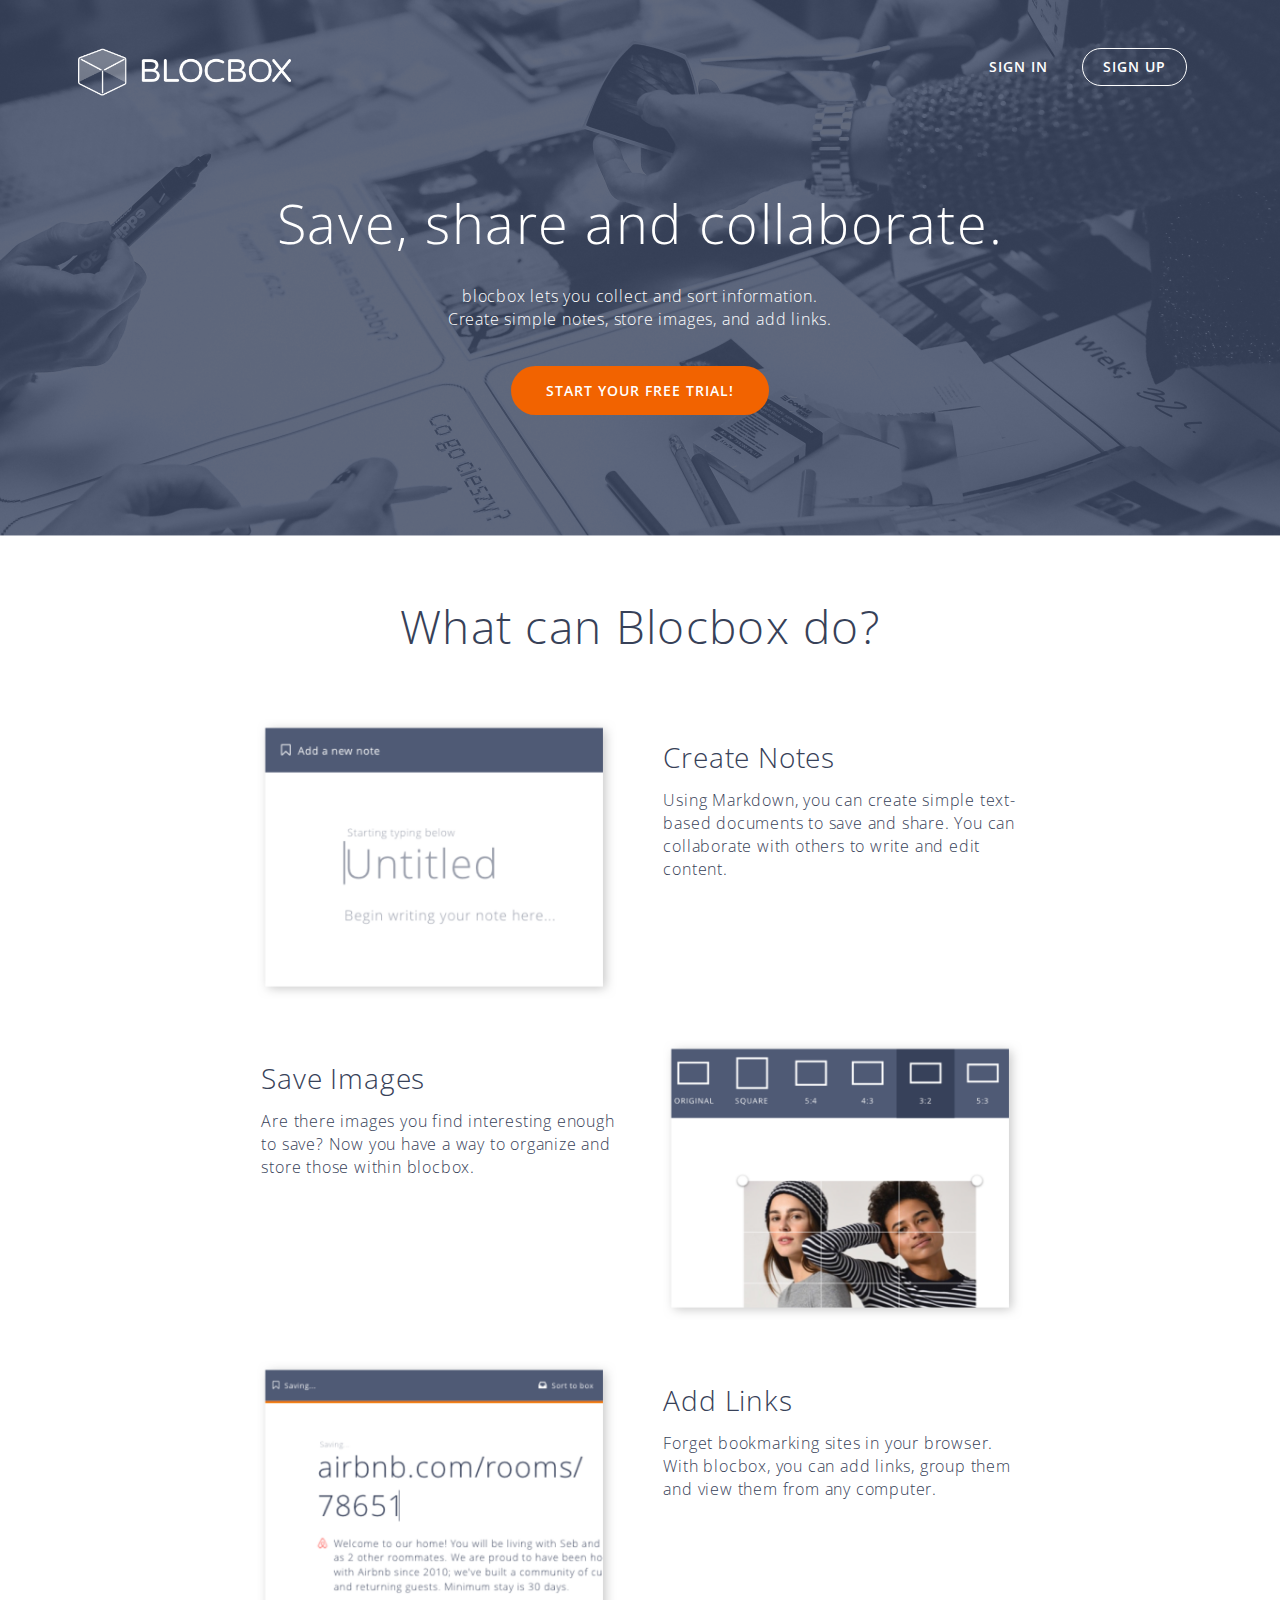
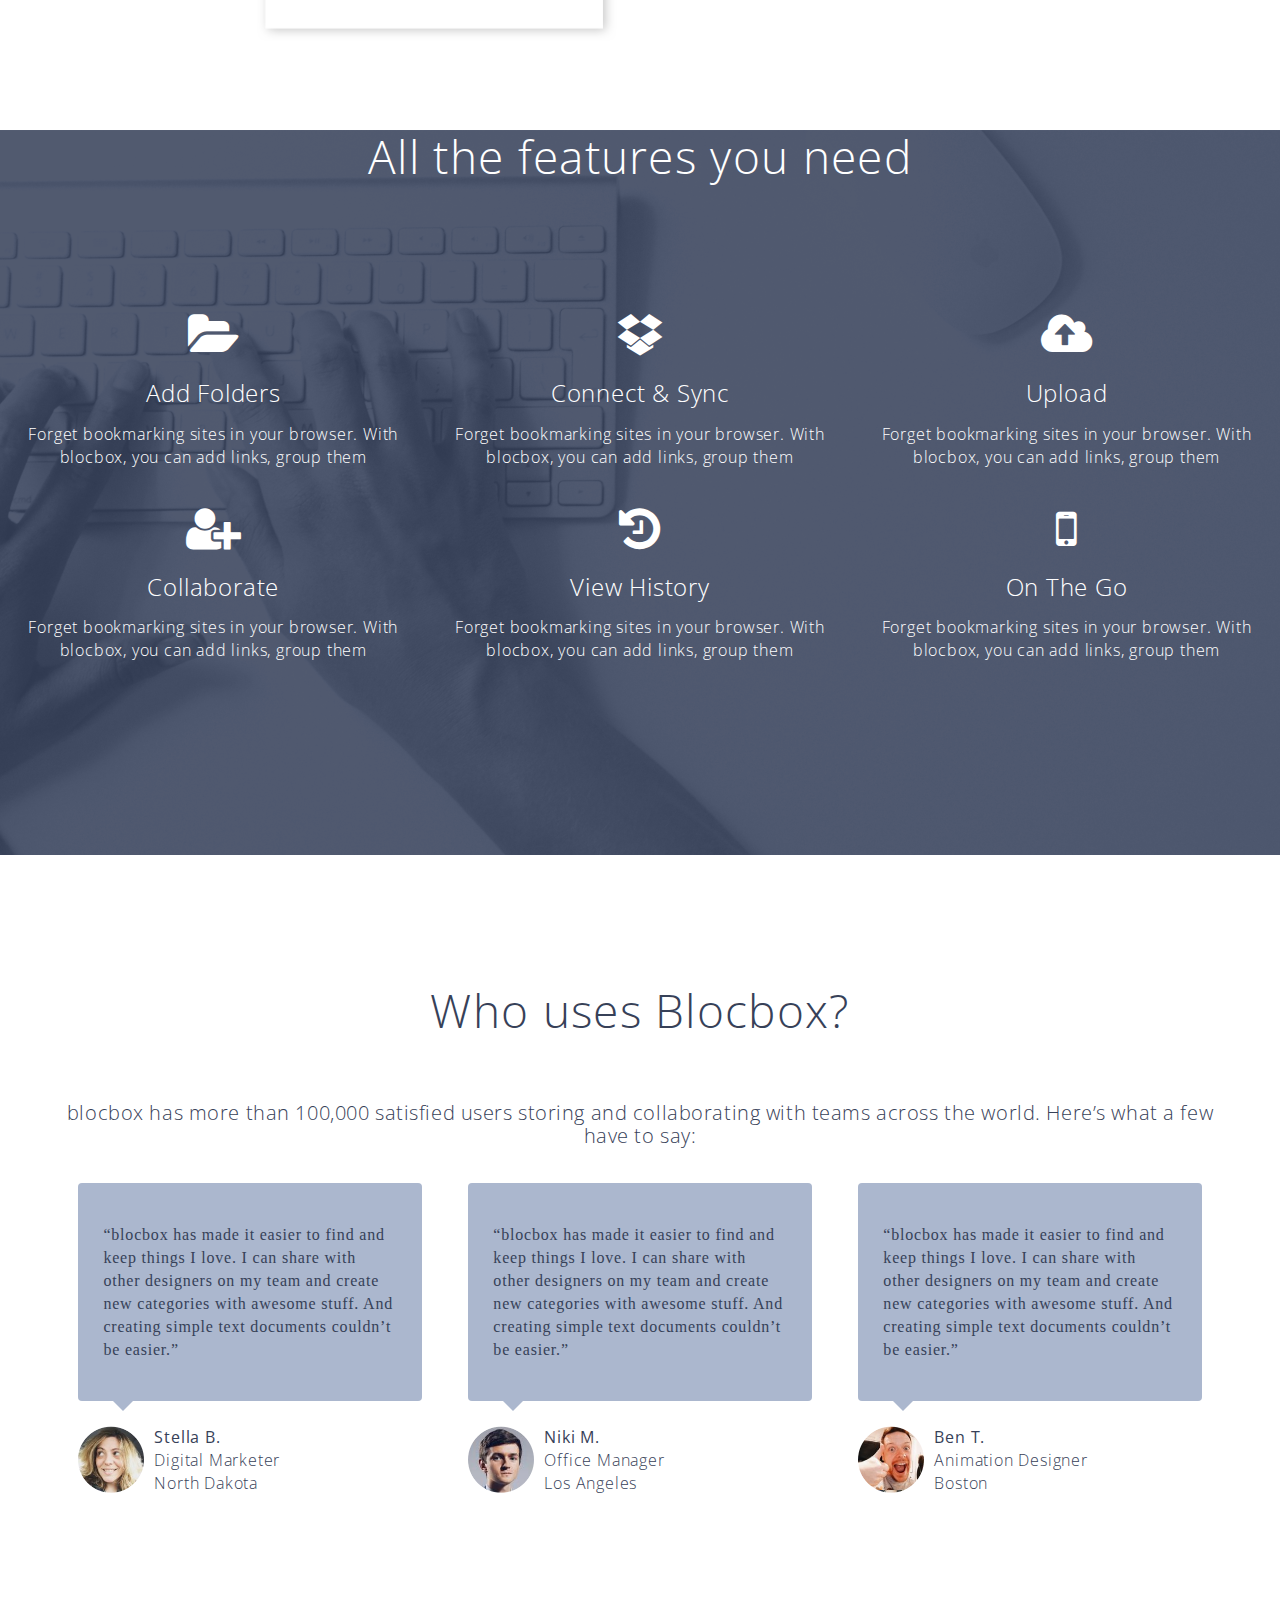
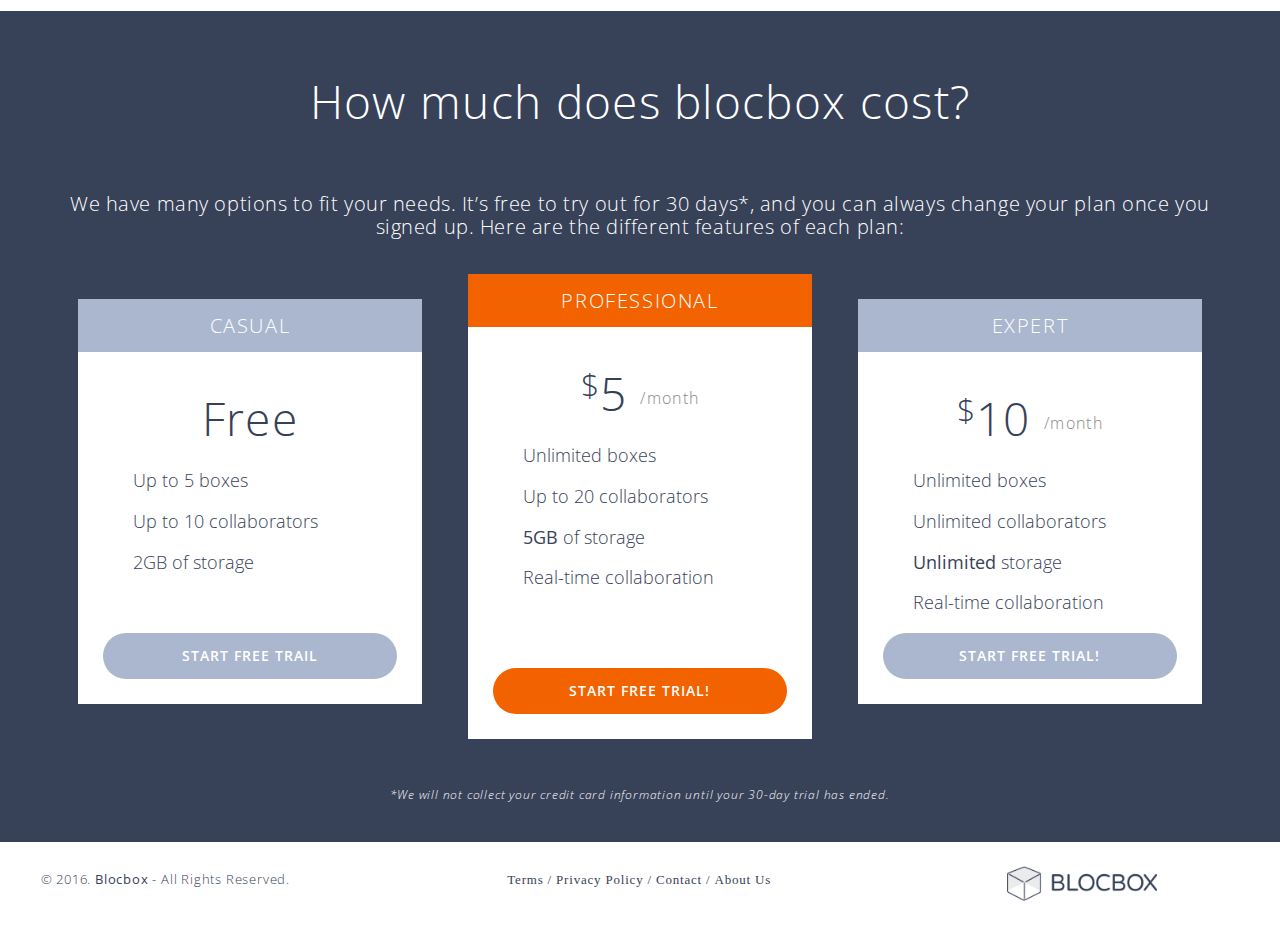
<file: index.html>
<html lang="en-us">
 <head>
   <meta http-equiv="X-UA-Compatible" content="IE=Edge">
   <meta name="viewport" content="width=device-width, initial-scale=1">
   <meta charset="UTF-8">
   <title>Save, share and collaborate | Blocbox</title>

	<!-- Google Fonts -->
	<link href="https://fonts.googleapis.com/css?family=Open+Sans:300,400,600,700" rel="stylesheet">
</head>

	<!-- CSS -->
	<link rel="stylesheet" href="css/normalize.css">
	<link rel="stylesheet" href="css/style.css">
 	<link rel="stylesheet"  href="css/font-awesome.css">
 	<link rel="stylesheet"  href="css/animate.css">

 <body>

 	<!-- Hero Section -->
	<header>
	   <nav class="container">
	     <div class="one-half">
	       <a href="index.html" class="site-logo"><img src="images/logo.png" alt="Blocbox" width="213px"/></a>
	     </div>
	     <div class="one-half">
	       <ul>
	         <li><a href="signin.html">Sign In</a></li>
	         <li class="btn-outline"><a href="signup.html">Sign Up</a></li>
	       </ul>
	     </div>
	   </nav>
	   <div class="container hero">
	     <h1 class="animated fadeIn">Save, share and collaborate.</h1>
	     <p>blocbox lets you collect and sort information.<br/>Create simple notes, store images, and add links.</p>
	     <a href="signup.html" class="btn">Start Your Free Trial!</a>
		</div>
	</header>

	 	

	<!-- Main Section -->  	   
	<main role="main">
		<!-- Benefit Section -->
		<section class="benefits">
			<h1>What can Blocbox do?</h1>
			<ul class="container">
				<li class="one-half" style="text-align: right;">
					<img src="images/create notes.png" width="360px">
				</li>
				<li class="one-half">
					<h2>Create Notes</h2>
					<p style="width: 360px;">Using Markdown, you can create simple text­based documents to save and share. You can collaborate with others to write and edit content.</p>
				</li>
			</ul>		
			<ul class="container">
				<li class="one-half">
					<div style="width: 360px; padding-left: 183px;">
						<h2>Save Images</h2>
						<p style="width: 360px;">Are there images you find interesting enough to save? Now you have a way to organize and store those within blocbox.</p>
					</div>
				</li>
				<li class="one-half">
					<img src="images/save images.png" width="360px">
				</li>
			</ul>					
			<ul class="container">
				<li class="one-half" style="text-align: right;">
					<img src="images/add links.png" width="360px">
				</li>
				<li class="one-half">
					<h2>Add Links</h2>
					<p style="width: 360px;">Forget bookmarking sites in your browser. With blocbox, you can add links, group them and view them from any computer.</p>
				</li>
			</ul>
		</section>
	    <!-- Features Section -->
  	   	<section class="features">
  	   		<h1>All the features you need</h1>
  	   		<ul class="features-list">
  	   			<li class="one-third">
  	   				<i class="fa fa-folder-open"></i>
  	   				<h2>Add Folders</h2>
  	   				<p>Forget bookmarking sites in your browser. With blocbox, you can add links, group them</p>
  	   			</li>
  	   			<li class="one-third">
  	   				<i class="fa fa-dropbox"></i>
  	   				<h2>Connect & Sync</h2>
  	   				<p>Forget bookmarking sites in your browser. With blocbox, you can add links, group them</p>
  	   			</li>
  	   			<li class="one-third">
  	   				<i class="fa fa-cloud-upload"></i>
  	   				<h2>Upload</h2>
  	   				<p>Forget bookmarking sites in your browser. With blocbox, you can add links, group them</p>
  	   			</li>
  	   			<li class="one-third">
  	   				<i class="fa fa-user-plus"></i>
  	   				<h2>Collaborate</h2>
  	   				<p>Forget bookmarking sites in your browser. With blocbox, you can add links, group them</p>
  	   			</li>
  	   			<li class="one-third">
  	   				<i class="fa fa-history"></i>
  	   				<h2>View History</h2>
  	   				<p>Forget bookmarking sites in your browser. With blocbox, you can add links, group them</p>
  	   			</li>	  	   				  	   		<li class="one-third">
  	   				<i class="fa fa-mobile-phone"></i>
  	   				<h2>On The Go</h2>
  	   				<p>Forget bookmarking sites in your browser. With blocbox, you can add links, group them</p>
  	   			</li>  	   			
  	   		</ul>
  	   	</section>	
  	   	<!-- Testimonials Section -->
  	   	<section class="testimonials">
  	   		<div class="container">
  	   			<h1>Who uses Blocbox?</h1>
  	   			<h3>blocbox has more than 100,000 satisfied users storing and collaborating with teams across the world. Here’s what a few have to say:</h3>
  	   		</div>
  	   		<ul class="container">
  	   			<li class="one-third">
  	   				<blockquote>
  	   					“blocbox has made it easier to find and keep things I love. I can share with other designers on my team and create new categories with awesome stuff. And creating simple text documents couldn’t be easier.”
  	   				</blockquote>
  	   				<img src="images/testimonial1.png" alt="avatar" width="66px">
  	   				<p class="name"><strong>Stella B.</strong><br>Digital Marketer<br>North Dakota</p>
  	   			</li>
  	   			<li class="one-third">
  	   				<blockquote>
  	   					“blocbox has made it easier to find and keep things I love. I can share with other designers on my team and create new categories with awesome stuff. And creating simple text documents couldn’t be easier.”
  	   				</blockquote>
  	   				<img src="images/testimonial2.png" alt="avatar" width="66px">
  	   				<p class="name"><strong>Niki M.</strong><br>Office Manager<br>Los Angeles</p>
  	   			</li>
  	   			<li class="one-third">
  	   				<blockquote>
  	   					“blocbox has made it easier to find and keep things I love. I can share with other designers on my team and create new categories with awesome stuff. And creating simple text documents couldn’t be easier.”
  	   				</blockquote>
  	   				<img src="images/testimonial3.png" alt="avatar" width="66px">
  	   				<p class="name"><strong>Ben T.</strong><br>Animation Designer<br>Boston</p>
  	   			</li>
  	   		</ul>  	   		
  	   	</section>
  	   	<!-- Pricing Section -->
  	   	<section class="pricing">
  	   		<div class="container">
  	   			<h1>How much does blocbox cost?</h1>
  	   			<h3>We have many options to fit your needs. It’s free to try out for 30 days*, and you can always change your plan once you signed up. Here are the different features of each plan:</h3>
  	   		</div>
  	   		<ul class="container">
  	   			<li class="one-third">
  	   				<div class="box">
  	   					<h3>Casual</h3>
  	   					<h4>Free</h4>
  	   					<ul>
  	   						<li>Up to 5 boxes</li>
							<li>Up to 10 collaborators</li>
							<li>2GB of storage</li>
  	   					</ul>
  	   					<a href="signup.html" class="btn">Start Free Trail</a>
  	   				</div>
  	   			</li>
			    <li class="one-third">
			      <div class="box middle">
			        <h3>Professional</h3>
			        <h4><span>$</span>5 <span class="month">/month</span></h4>
			        <ul>
			          <li>Unlimited boxes</li>
			          <li>Up to 20 collaborators</li>
			          <li><strong>5GB</strong> of storage</li>
			          <li>Real-time collaboration</li>
			        </ul>
			        <a href="signup.html" class="btn">Start Free Trial!</a>
			      </div>
			    </li>
			    <li class="one-third">
			      <div class="box">
			        <h3>Expert</h3>
			        <h4><span>$</span>10 <span class="month">/month</span></h4>
			        <ul>
			          <li>Unlimited boxes</li>
			          <li>Unlimited collaborators</li>
			          <li><strong>Unlimited</strong> storage</li>
			          <li>Real-time collaboration</li>
			        </ul>
			        <a href="signup.html" class="btn">Start Free Trial!</a>
			      </div>
			    </li>	  	   			
  	   		</ul>
  	   		<div class="container">
			   <p class="small">*We will not collect your credit card information until your 30-day trial has ended.</p>
			</div>
  	   	</section>
	</main>	
	

	<!-- Footer -->
	 <footer>
	   <div class="container footer-nav-block">
	       <div class="left-footer-block one-third">
	         <p class="copyright-block">&copy; 2016. <strong>Blocbox</strong> - All Rights Reserved.</p>
	       </div>
	       <nav class="link-block middle-footer-block one-third">
	         <ul>
	           <li><a href="">Terms</a></li> /
	           <li><a href="">Privacy Policy</a></li> /
	           <li><a href="">Contact</a></li> /
	           <li><a href="">About Us</a></li>
	         </ul>
	       </nav>
	       <div class="right-footer-block one-third">
	         <img class="logo" src="images/logo-on-white.png" alt="Blocbox" width="190px"/>
	       </div>
	   </div>
	 </footer>

 </body>
 </html>
</file>
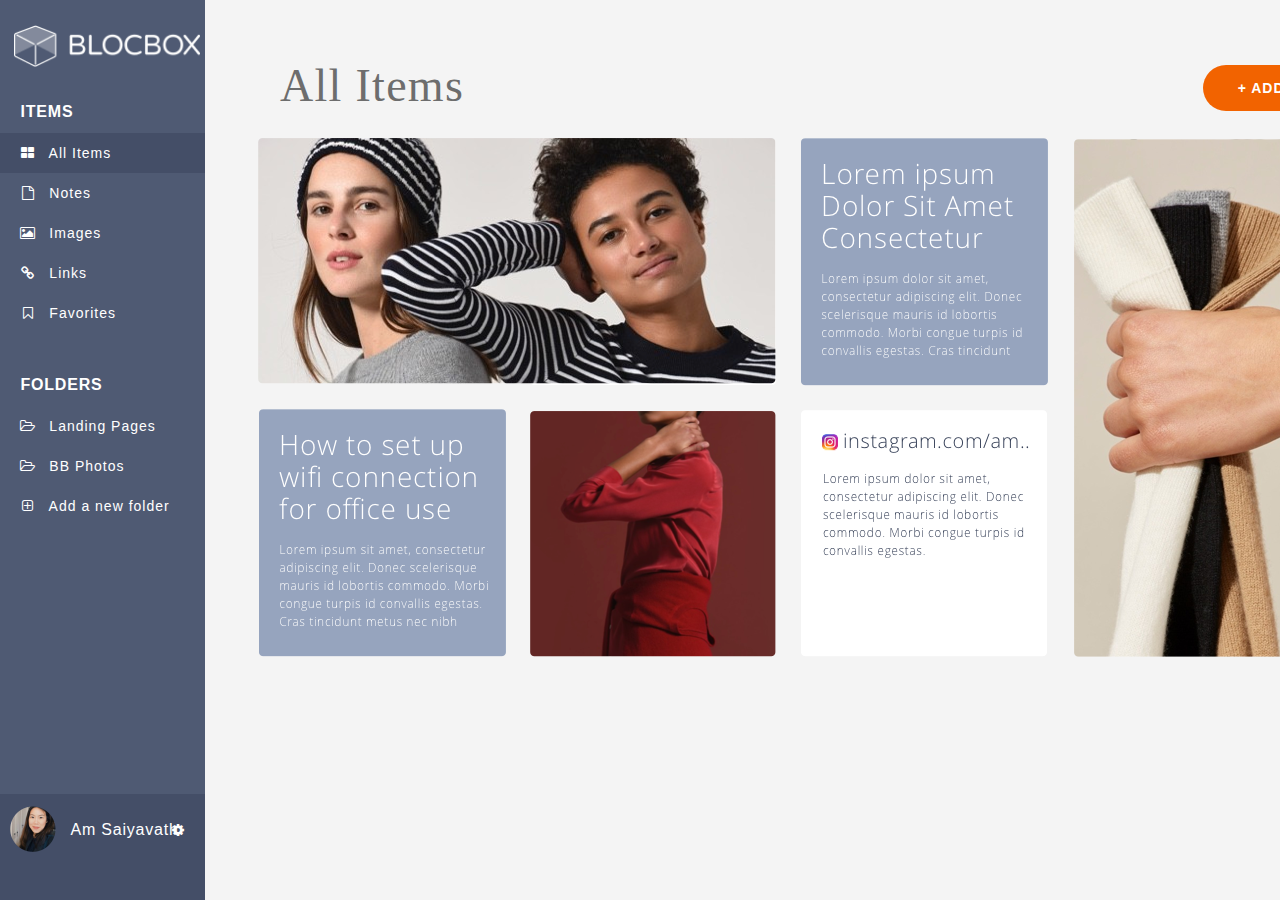
<file: dashboard.html>
<!DOCTYPE html>
 <html lang="en-us">
 <head>
	 <meta http-equiv="X-UA-Compatible" content="IE=Edge">
	 <meta name="viewport" content="width=device-width, initial-scale=1">
	 <meta charset="UTF-8">
 
	 <title>Dashboard | Blocbox</title>
 
	 <!-- Google Fonts -->
	 <link href='http://fonts.googleapis.com/css?family=Lato:300,400,700,300italic,400italic,700italic|Varela Round' rel='stylesheet' type='text/css'>
 
	 <!-- CSS -->
	 <link rel="stylesheet" href="css/normalize.css">
	 <link rel="stylesheet" href="css/style.css">
	 <link rel="stylesheet" href="css/font-awesome.css">
	 <link rel="stylesheet" href="css/dropit.css">
 
 </head>

	<body class="dashboard">
	<!-- RESPONSIVE NAV -->
	<a class="hamburger" id="menu" href="#">&#9776;</a>
	 <!-- LEFT NAV -->
	<nav id="left-nav" class="left-nav" style="background-color: #4F5A73">
		 <a href="#" class="site-logo" id="site-logo-img"><img src="images/logo.png" width="186px" /></a>
		 <div class="items">
			 <p>Items</p>
			 <ul>
				 <li class="active"><a href="dashboard.html"><i class="fa fa-th-large"></i> All Items</a></li>
				 <li><a href="#"><i class="fa fa-file-o"></i> Notes</a></li>
				 <li><a href="dashboard_images.html"><i class="fa fa-picture-o"></i> Images</a></li>
				 <li><a href="#"><i class="fa fa-link"></i> Links</a></li>
				 <li><a href="#"><i class="fa fa-bookmark-o"></i> Favorites</a></li>
			 </ul>
			 <p>Folders</p>
			 <ul>
				 <li><a href="#"><i class="fa fa-folder-open-o"></i> Landing Pages</a></li>
				 <li><a href="#"><i class="fa fa-folder-open-o"></i> BB Photos</a></li>
				 <li><a href="#"><i class="fa fa-plus-square-o"></i> Add a new folder</a></li>
			 </ul>
		 </div>
		<div class="settings">
		<img src="images/profile_img.png">
		<p>Am Saiyavath</p>
		<ul class="profile-settings">
			<li>
	  			<a href="#"><i class="fa fa-cog"></i></a>
				<ul>
					  <li><a href="#"><i class="fa fa-cog"></i> Account Settings</a></li>
					  <li><a href="#"><i class="fa fa-user"></i> Collaborators</a></li>
					  <li><a href="#"><i class="fa fa-sign-out"></i> Log Out</a></li>
			  	</ul>
	 		</li>
		</ul>
		</div>
	</nav>


	<main role="main">
	 <!-- CONTENT -->
	 <section class="content">
		<div class="container">
			<div class="header">
				<h1>All Items</h1>
				<ul class="menu">
					<li>
			  			<a href="#" class="btn">+ Add</a>
						<ul>
							  <li><a href="#"><i class="fa fa-file-o"></i> Note</a></li>
							  <li><a href="#"><i class="fa fa-picture-o"></i> Image</a></li>
							  <li><a href="#"><i class="fa fa-link"></i> Link</a></li>
					  	</ul>
	   		 		</li>
	  			</ul>
			</div>
		</div>
		<div class="container">

			<img src="images/allitems.png">
		</div>
	 </section>
 </main>
		<script src="js/jquery-3.1.1.min.js"></script>
	   <script src="js/dropit.js"></script>
	   <script type="text/javascript">
		 $(".menu").dropit();
		 $(".profile-settings").dropit();
		 $( "#menu" ).click(function() {
		 		$("#left-nav").toggleClass("open", 200);
		 	});
	   </script>
 </body>
 </html>
</file>
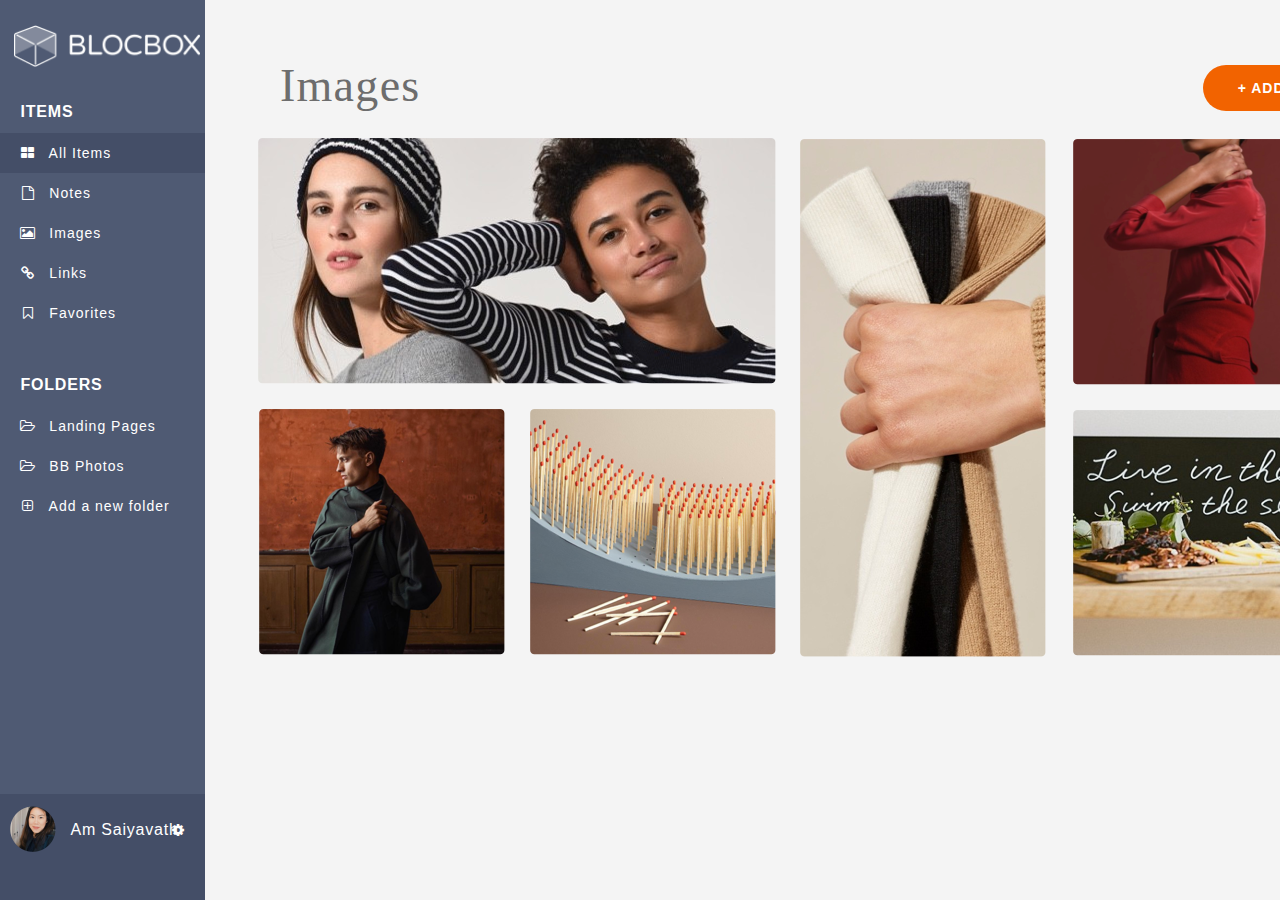
<file: dashboard_images.html>
<!DOCTYPE html>
 <html lang="en-us">
 <head>
   <meta http-equiv="X-UA-Compatible" content="IE=Edge">
   <meta name="viewport" content="width=device-width, initial-scale=1">
   <meta charset="UTF-8">
 
   <title>Dashboard | Blocbox</title>
 
   <!-- Google Fonts -->
   <link href='http://fonts.googleapis.com/css?family=Lato:300,400,700,300italic,400italic,700italic|Varela Round' rel='stylesheet' type='text/css'>
 
   <!-- CSS -->
   <link rel="stylesheet" href="css/normalize.css">
   <link rel="stylesheet" href="css/style.css">
   <link rel="stylesheet" href="css/font-awesome.css">
   <link rel="stylesheet" href="css/dropit.css">
 
 </head>

  <body class="dashboard">
  <!-- RESPONSIVE NAV -->
  <a class="hamburger" id="menu" href="#">&#9776;</a>
   <!-- LEFT NAV -->
  <nav id="left-nav" class="left-nav" style="background-color: #4F5A73">
     <a href="#" class="site-logo" id="site-logo-img"><img src="images/logo.png" width="186px" /></a>
     <div class="items">
       <p>Items</p>
       <ul>
         <li class="active"><a href="dashboard.html"><i class="fa fa-th-large"></i> All Items</a></li>
         <li><a href="#"><i class="fa fa-file-o"></i> Notes</a></li>
         <li><a href="dashboard_images.html"><i class="fa fa-picture-o"></i> Images</a></li>
         <li><a href="#"><i class="fa fa-link"></i> Links</a></li>
         <li><a href="#"><i class="fa fa-bookmark-o"></i> Favorites</a></li>
       </ul>
       <p>Folders</p>
       <ul>
         <li><a href="#"><i class="fa fa-folder-open-o"></i> Landing Pages</a></li>
         <li><a href="#"><i class="fa fa-folder-open-o"></i> BB Photos</a></li>
         <li><a href="#"><i class="fa fa-plus-square-o"></i> Add a new folder</a></li>
       </ul>
     </div>
    <div class="settings">
    <img src="images/profile_img.png">
    <p>Am Saiyavath</p>
    <ul class="profile-settings">
      <li>
          <a href="#"><i class="fa fa-cog"></i></a>
        <ul>
            <li><a href="#"><i class="fa fa-cog"></i> Account Settings</a></li>
            <li><a href="#"><i class="fa fa-user"></i> Collaborators</a></li>
            <li><a href="#"><i class="fa fa-sign-out"></i> Log Out</a></li>
          </ul>
      </li>
    </ul>
    </div>
  </nav>


  <main role="main">
   <!-- CONTENT -->
   <section class="content">
    <div class="container">
      <div class="header">
        <h1>Images</h1>
        <ul class="menu">
          <li>
              <a href="#" class="btn">+ Add</a>
            <ul>
                <li><a href="#"><i class="fa fa-file-o"></i> Note</a></li>
                <li><a href="#"><i class="fa fa-picture-o"></i> Image</a></li>
                <li><a href="#"><i class="fa fa-link"></i> Link</a></li>
              </ul>
            </li>
          </ul>
      </div>
    </div>
    <div class="container">

      <img src="images/allimages.png">
    </div>
   </section>
 </main>
    <script src="js/jquery-3.1.1.min.js"></script>
     <script src="js/dropit.js"></script>
     <script type="text/javascript">
     $(".menu").dropit();
     $(".profile-settings").dropit();
     $( "#menu" ).click(function() {
        $("#left-nav").toggleClass("open", 200);
      });
     </script>
 </body>
 </html>
</file>
<file: css/style.css>
html, body {
	overflow-x: hidden;
}

body, h1, h2, h3, h4, h5, h6, p {
	font-family: 'Open Sans', Helvetica, Arial, sans-serif; 
	color:#374158;
}

h1 {
	font-size: 46px;
	font-weight: 300;
	letter-spacing: 1.31px;
	text-align: center;
	margin: 1.4em 0;
}

h2 {
	font-size: 28px;
	font-weight: 300;
	letter-spacing: 0.8px;
	margin-bottom: 5px;
}

h3 {
	font-size: 20px;
	font-weight: 300;
	letter-spacing: 0.57px;
	text-align: center;

}

p {
	font-size: 16px;
	font-weight: 300;
	letter-spacing: 0.8px;
	line-height: 23px;
}

a {
	font-size: 14px;
	color: #FFFFFF;
	text-align: center;
	text-decoration: none;
	font-weight: 600;
	text-transform: uppercase;
	letter-spacing: 1px;
}

ul > li {
	list-style-type: none;
}


/*."container hero" h1, ."container hero" p, ."container hero" a {
	color: #FFFFFF;
	text-align: center;
	text-decoration: none;
	display: block;

}*/


header {
	min-height: 536px;
	color: #FFFFFF;
	background-image: url("../images/homepage hero.png");
	background-size: 1440px;
	background-repeat: no-repeat;
}

header nav {
	padding: 3em 0;
}
header nav ul {
	display:inline;
	text-align: right;
	float:right;
	margin:0;
}

 header nav ul > li {
	list-style-type: none;
	display: inline-block;
	margin:0 15px;
}

header nav ul > li.btn-outline {
	padding:10px 20px;
	border:1px solid #FFFFFF;
	border-radius: 20px;
}

header nav ul > li.btn-outline:hover {
	background:#FFFFFF;
	color:#34495E;
}

/* header nav ul > li > a {
	color:#FFFFFF;
	text-decoration: none;
	text-transform: uppercase;
	letter-spacing: 1px;
}*/

header nav ul > li.btn-outline:hover > a {
	color:#34495E;
}

 header .hero {
	text-align: center;
	display:block;
	position: relative;
}

 header .hero h1 {
	color: #FFFFFF;
	font-size:54px;
	font-weight: 300;
	letter-spacing: 1.54px;
	margin:28px 0 0;
}

 header .hero p {
	color: #FFFFFF;
	font-size: 16px;
	letter-spacing: 0.8px;
	line-height: 23px;
	font-weight: 300;
	margin:30px 0 52px;

}

/* BUTTONS */
.btn {
	background: #F26300;
	border-radius: 100px;
	padding: 15px 35px;
}

/* BENEFITS */
.benefits > .one-half {
	max-width: 360px;
}

/* FEATURES */

.features {
	height: 725px;
	background-image: url("../images/homepage bg2.png");
	background-size: 1440px;
	background-repeat: no-repeat;
}

.features h1, .features h2, .features p {
	color:#FFFFFF;

}

.features h2 {
	font-size: 24px;
}

.features {
	text-align: center;
	display:block;
	position:relative;
}
.features ul {
	margin: 0 auto;
	padding:4em 0;
}
.features ul li {
	list-style-type: none;
	display: inline-block;
}
.features i {
	color:#FFFFFF;
	font-size:48px;
	margin:0;
	vertical-align: middle;

}
/*.features h2 {
	color:#3498DB;
}*/

/* TESTIMONIALS */

.testimonials {
	padding:4em 0;
	text-align: center;
}
.testimonials h2 {
	color:#3498DB;
}
.testimonials ul li {
	list-style-type: none;
}
.testimonials blockquote {
	color:#FFFFFF;
	text-align: left;
	/*font-style: italic;*/
	background:#ABB7CE;
	position: relative;
	padding:30px;
	width:auto;
	margin:0;

	font-family: OpenSans-Light;
	font-size: 16px;
	color: #364158;
	letter-spacing: 0.8px;
	line-height: 23px;
	padding: 40px 25px;

	border-radius: 4px;
}

.testimonials blockquote:after {
	top: 100%;
	left: 13%;
	border: solid transparent;
	content: " ";
	height: 0;
	width: 0;
	position: absolute;
	pointer-events: none;
	border-top-color: #ABB7CE;
	border-width: 10px;
	margin-left: -10px;
}

.testimonials img {
	text-align: left;
	margin-top: 25px;
	float: left;
		display: inline-block;
		margin: 25px 10px 0 0;
}

.testimonials p.name {
	float: left;
	display: inline-block;
	text-align: left;
	margin-top: 25px;
}

/* PRICING */
.pricing {
	background-color: #374158;
}

.pricing h1, .pricing h2, .pricing h3 {
	color: #FFFFFF;
}


.box {
	padding:0 15px 15px;
	background: #FFFFFF;
	min-height: 390px;
	position: relative;
	margin-top: 25px;
}
.box.middle {
	min-height: 450px;
	margin-top:0px;
	background: #FFFFFF;
}

.box.middle h3 {
	background: #F26300;
	padding: 15px 0;
	letter-spacing: .08em;
}

.box h3 {
	text-transform: uppercase;
	background: #ABB7CE;
	left:0;
	right:0;
	top:0;
	text-align: center;
	margin:0 -15px 40px;
	padding: 15px 0;
	letter-spacing: .08em;
}

.box h4 {
	font-size: 46px;
	font-weight: 100;
	color: #364158;
	letter-spacing: 1.31px;
	margin:40px 0 25px;
	text-align: center;
}
.box h4 span {
	font-size:32px;
	vertical-align: top;
}
.box h4 span.month {
	color:#888888;
	font-size:16px;
	vertical-align: middle;
}
.box ul li {
	font-size:18px;
	margin-bottom:20px;
	font-weight: 100;
}

.box .btn {
	position:absolute;
	bottom:25px;
	left:25px;
	right:25px;
	background: #ABB7CE;
}

.box.middle .btn {
	position:absolute;
	bottom:25px;
	left:25px;
	right:25px;
	background: #F26300;
}

.small {
	font-size: 12px;
	color: #FEFEFE;
	line-height: 15px;
	font-style:italic;
	text-align: center;
	margin-bottom: 40px;
}

/* FOOTER */
.middle-footer-block a {
	color:#374158;
	font-weight: 300;
	font-size: 16;
	text-transform: none;
}

.footer-nav-block {
	font-family: OpenSans-Light;
	font-size: 16px;
	color: #374158;
	letter-spacing: 0.8px;
	line-height: 23px;
	margin: 1em 0;
}

footer {
	background-color: #FFFFFF;
	color: #FFFFFF;
	height: 150px;
	position: relative;
	overflow: hidden;
	z-index: 0;
	
}
footer p, footer nav ul {
	font-size:14px;
	font-weight:100;
	text-align: center;
	margin: 10px auto 0;
	font-size: 13px;
	letter-spacing: 0.8px;
}
footer nav ul li {
	list-style-type: none;
	display: inline;

}
footer nav ul li a {
	color:#FFFFFF;
	text-decoration: none;
	font-size: 13px !important;
	letter-spacing: 0.8px;
}
footer .right-footer-block {
		background-color: transparent;
}
footer .logo{
	padding: .5em 0;
	margin: 0 auto;
	display: block;
	width: 40%;
}

/* GRID */
.container {
	margin-right: auto;
	margin-left: auto;
	padding-left: 15px;
	padding-right: 15px;
	position: relative;
}

.container:before, 
.container:after {
	content: " ";
	display: table;
}

.container:after {
	clear: both;
}

.one-half, .one-third, .one-fourth {
	width: 96%;
	float: left;
	position: relative;
	min-height: 1px;
	margin: 0 2% 20px;
}

/* DASHBOARD */
.dashboard {
	background:#F4F4F4;
}
.left-nav {
	height: 100%;
	width:260px;
	color:#FFFFFF;
	background: #4F5A73;
	float:left;
	position: absolute;
	display:block;
	  -webkit-transition: all 0.3s ease-in-out;
   -moz-transition: all 0.3s ease-in-out;
   -o-transition: all 0.3s ease-in-out;
   transition: all 0.3s ease-in-out;
   transform: translate(-280px,0);
     -webkit-transform: translate(-280px,0); /** Chrome & Safari **/
     -o-transform: translate(-280px,0); /** Opera **/
     -moz-transform: translate(-280px,0); /** Firefox **/
 }
 .left-nav.open {
   display:block;
   width:280px;
   -webkit-transition: all 0.3s ease-in-out;
   -moz-transition: all 0.3s ease-in-out;
   -o-transition: all 0.3s ease-in-out;
   transition: all 0.3s ease-in-out;
   transform: translate(0,0);
     -webkit-transform: translate(0,0); /** Chrome & Safari **/
     -o-transform: translate(0,0); /** Opera **/
     -moz-transform: translate(0,0); /** Firefox **/
     z-index: 100;
 }
 .hamburger {
   position:absolute;
   z-index: 1000;
   background:#34495E;
   color:#FFF;
   text-decoration: none;
   font-size: 22px;
   padding: 10px 15px;
   border-radius: 4px;
   left: 5px;
   top: 15px;
 }
}
.left-nav .site-logo {
	padding:30px 10%;
/*	 background:#34495E*/;
	display:block;
	text-align: left;
}

#site-logo-img {
	margin-top: 25px;
	display: block;
}

.left-nav img {
	/*margin-top: 25px;*/
    margin-left: 10px;
}

.left-nav .items p  {
	padding:0 10%;
}
/* .left-nav .items p {
	font-weight: 600;
	text-transform: uppercase;
	font-size: 12px;
	color: #E2E2E2;
	line-height: 15px;
}*/

.left-nav .items p {
	font-weight: 600;
	text-transform: uppercase;
	font-size: 16px;
	color: #FFFFFF;
	letter-spacing: 0.8px;
	line-height: 23px;
	margin: 30px 0 10px 0;
}

.left-nav .items ul {
	margin:0 0 40px;
	padding:0;
}

.left-nav .items ul li {
	list-style-type: none;
	font-size: 16px;
	color: #FFFFFF;
	letter-spacing: 0.8px;
	line-height: 40px;
	padding: 0 10%;
}

.left-nav .items ul li a {
	color:#FFFFFF;
	text-decoration: none;
	font-weight: 100;
	text-transform: none;
}

.left-nav .items ul li.active {
	background: #444E67;
}

.left-nav .items ul li a i {
	width:16px;
	text-align: center;
	margin-right:8px;
}

/* LEFT NAVBAR SETTINGS */
.left-nav .settings {
	position:absolute;
	background:#444E67;
	width:100%;
	bottom:0;
	left:0;
	right:0;
	padding:12px 0;
}

.left-nav .settings img {
	height:46px;
	width:46px;
	margin-left:10px;
	display: inline-block;
}

.left-nav .settings p {
	color: #FFFFFF;
	display: inline-block;
	vertical-align: top;
	padding-top: 12px;
	font-weight: 300;
	margin:0 0 0 10px;
	font-size: 16px;
	letter-spacing: 0.8px;
	line-height: 23px;
}

.left-nav .settings a {
	color:#FFFFFF;
	text-decoration: none;
	text-align: right;
	float: right;
	margin-right:20px;
	margin-top:16px;
}

/* CONTENT */
.content {
	padding:4em 1% 1.5em;
	float:right;
	width:80%;
	position: relative;
}

.content .header {
	margin:0 1% 20px;
}

.content .header h1 {
	font-family: OpenSans-Light;
	font-weight: 100;
	font-size: 46px;
	color: #6D6D6D;
	letter-spacing: 1.31px;
	margin:0 0 30px 10px;
	line-height: 44px;
	float: left;
	display:inline-block;
}

.content .header > a {
 	float:right;
}

.content-item {
		width:96%;
		margin:0 2% 25px;
		/*float:left;*/
	display:inline;
}

.item-box {
	display: inline-block;
	/*height:230px;*/
	background: #FFFFFF;
	border-radius: 4px;
	/*box-shadow: 0px 1px 3px 0px rgba(0,0,0,0.40);*/
	position: relative;
	overflow: hidden;
	padding:20px;
}

.item-box p, .item-box a {
	color: #FFFFFF;
}

.item-box a {
	font-weight: 300;
	text-decoration: none;
	font-size: 28px;
	letter-spacing: 0.8px;
	line-height: 32px;
	text-transform: none;
}

.item-box.note {
	background: #96A4BE;
	width: 206px;
	height: 206px;
}

.item-box.image {
	padding: 0;
	background: none;
}

.item-box.link {
	width: 206px;
	height: 206px;
}

.item-box.link a{
	font-family: OpenSans-Light;
	font-size: 20px;
	color: #374158;
	letter-spacing: 0.57px;
}

.item-box.link p{
	font-family: OpenSans-Light;
	font-size: 12px;
	color: #374158;
	letter-spacing: 0.6px;
	line-height: 18px;
}

.first-half {
	width: 50%;
	float: left;
}

.second-half {
	width: 50%;
	float: left;
}

@media (min-width: 768px) {
	.container {
	 	width: 750px;
	}
}

@media (min-width: 992px) {
	.container {
	 	width: 970px;
	}
	.one-half {
	 	width:46%;
	}
	.one-third {
	 	width:29.33333%;
	}
	.one-fourth {
	 	width:21%;
	}
	footer .container {
		width: 100%;
	}
	footer{
		height: 100px;
	}
	footer p, footer nav ul{
		/*padding: 2em 0;*/
		text-align: left;
	}
	footer .logo{
		/*padding: 2em 0 2em 1.5em;*/
	}
	   .left-nav {
     height: 100vh;
     width:16%;
     color:#FFFFFF;
	background: #4F5A73;
	     float:left;
     position: fixed;
     display:block;
     transform: translate(0,0);
     -webkit-transform: translate(0,0); /** Chrome & Safari **/
     -o-transform: translate(0,0); /** Opera **/
     -moz-transform: translate(0,0); /** Firefox **/
   }
   .left-nav.open {
     width:14.66666667%;
     transform: translate(0,0);
     -webkit-transform: translate(0,0); /** Chrome & Safari **/
     -o-transform: translate(0,0); /** Opera **/
     -moz-transform: translate(0,0); /** Firefox **/
   }
   .hamburger {
     display:none;
   }
}

@media (min-width: 1200px) {
	.container {
	 	width: 1170px;
	}
	footer .container {
		width: 100%;
	}
}
</file>
<file: css/dropit.css>
/*
* Dropit v1.1.0
* http://dev7studios.com/dropit
*
* Copyright 2012, Dev7studios
* Free to use and abuse under the MIT license.
* http://www.opensource.org/licenses/mit-license.php
*/

/* These styles assume you are using ul and li */
.dropit {
    list-style: none;
    padding: 0;
    margin: 15px 97px 0;
    float:right;
    display:inline-block;
}

.dropit .dropit-trigger { position: relative; }
.dropit .dropit-submenu {
    position: absolute;
    top: 100%;
    right: 0; /* dropdown left or right */    z-index: 1000;
    display: none;
    min-width: 100px;
    list-style: none;
	padding: 20px;
	margin: 20px 0 0;
}
.dropit .dropit-open .dropit-submenu { 
    display: block;
    background: #FFFFFF;
    box-shadow: 0px 2px 4px 0px rgba(0,0,0,0.30);
    border-radius: 4px;
}

.dropit .dropit-open .dropit-submenu:after {
	content: " ";
	position: absolute;
	border-style: solid;
	border-width: 0 8px 8px;
	border-color: #FFFFFF transparent;
	display: block;
	width: 0;
	z-index: 1;
	top: -8px;
	right: 10px;
}
.dropit .dropit-open .dropit-submenu li {
	display: block;
	margin-bottom: 20px;
}
.dropit .dropit-open .dropit-submenu li:last-child {
	margin-bottom: 0px;
}
.dropit .dropit-open .dropit-submenu li a {
	text-decoration: none;
	text-transform: none;

    font-family: OpenSans-Light;
    font-size: 16px;
    color: #374158;
    letter-spacing: 0.8px;
	font-weight:100;
}



.profile-settings.dropit {
	  display: inline;
	  float: none;
	  margin: 0;
	  padding: 0;
	  position: relative;
	  top: -50px;
}
.profile-settings.dropit .dropit-submenu {
    position: absolute;
    top: -158px;
    right: 0; /* dropdown left or right */    
    z-index: 1000;
    display: none;
    min-width: 100px;
    list-style: none;
    padding: 20px;
    margin: 20px 0 0;
}

.profile-settings.dropit .dropit-open .dropit-submenu:after {
    content: " ";
    position: absolute;
    border-style: solid;
    border-width: 8px 8px 0;
    border-color: #FFFFFF transparent;
    display: block;
    width: 0;
    z-index: 1;
    top: 100%;
    right: 20px;
}
.profile-settings.dropit .dropit-open .dropit-submenu li a {
    float: left;
}
</file>
